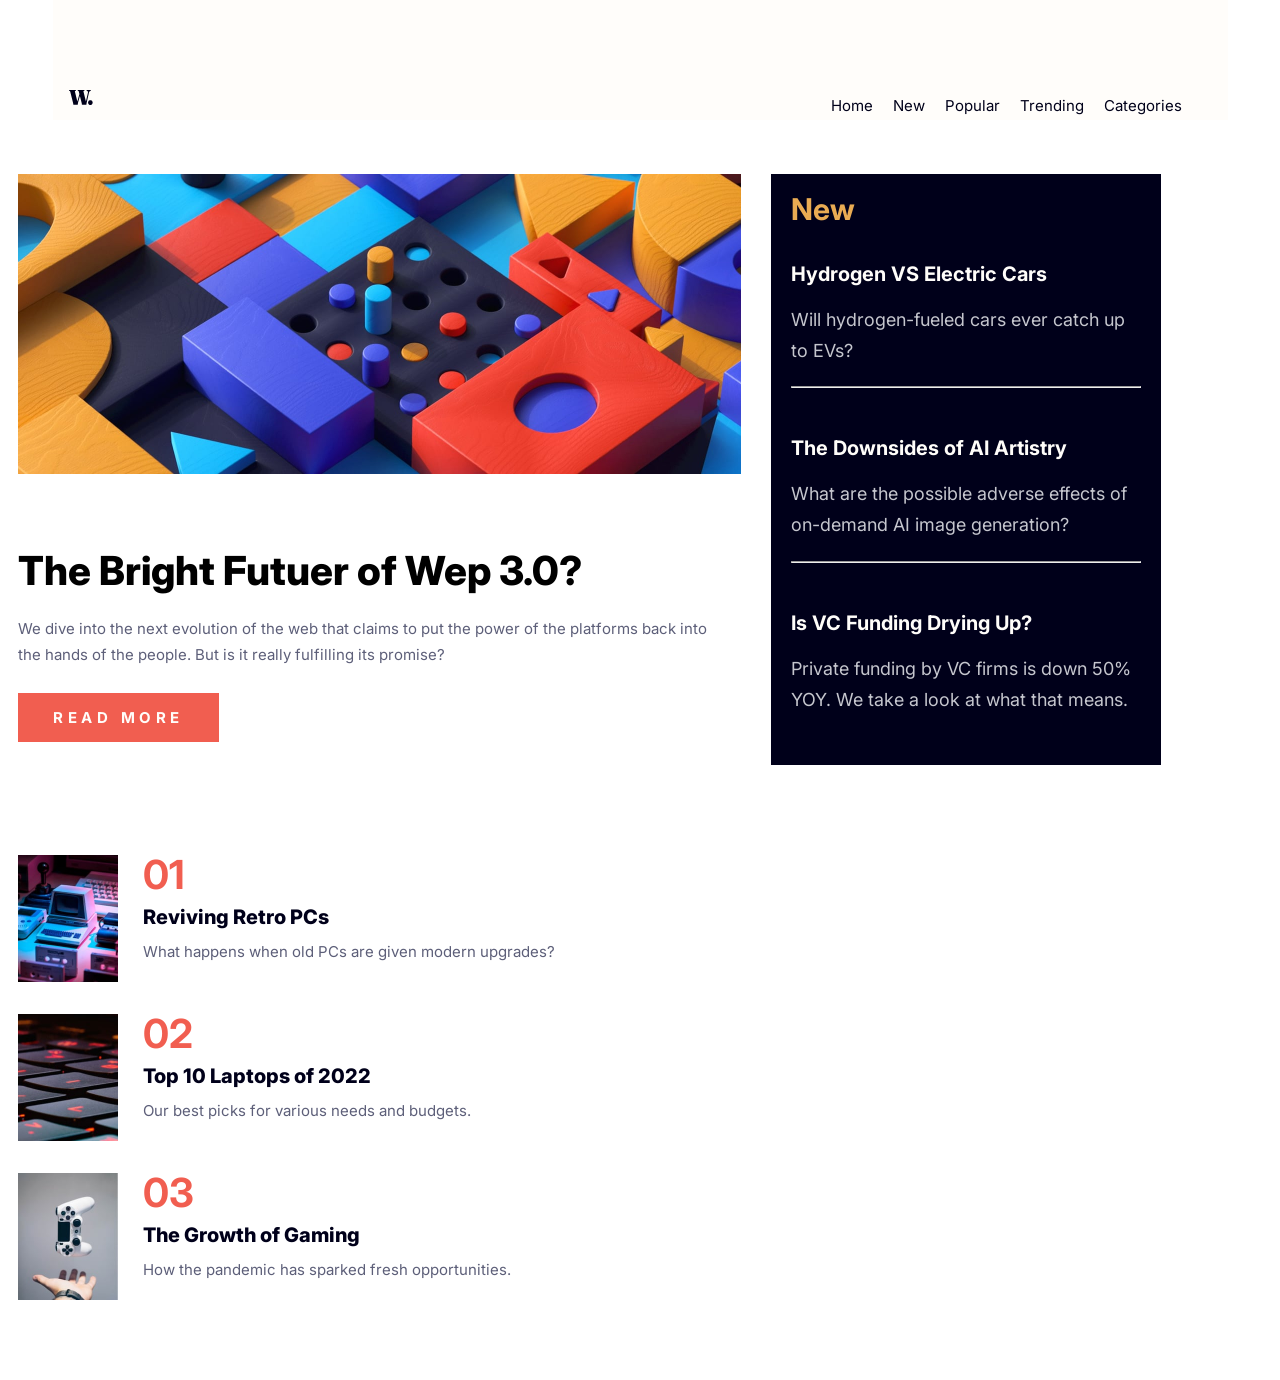
<file: index.html>
<!DOCTYPE html>
<html lang="en">
<head>
  <meta charset="UTF-8">
  <meta name="viewport" content="width=device-width, initial-scale=1.0"> <!-- displays site properly based on user's device -->

  <link rel="icon" type="image/png" sizes="32x32" href="./assets/images/favicon-32x32.png">
  <link rel="stylesheet" href="./style.css">
  <title>Frontend Mentor | News homepage</title>

  
  
</head>
<body>
<nav>
  <a href="#" class="logo">
    <img src="./assets/images/logo.svg" alt=" News homepage">
  </a>
  <div class="menu">
    <img src="./assets/images/icon-menu.svg" alt="" aria-hidden="true">
  </div>
  <div class="close hide">
    <img src="./assets/images/icon-menu-close.svg" alt="" aria-hidden="true">
  </div>
  <ul class="hide">
    <li><a href="#home">Home</a></li>
     <li><a href="#new">New</a></li>
      <li><a href="#popular">Popular</a></li>
       <li><a href="#trending">Trending</a></li>
        <li><a href="#categories">Categories</a></li>
  </ul>
</nav>
<main>
  <picture id="home">
    
<img src=".\assets\images\image-web-3-desktop.jpg" alt="Futuer of Wep 3.0"/>
<source 
    media="(min-width:376px;)"
    srcset=".\assets\images\image-web-3-mobile.jpg"/>
  </picture>
  <div class="news">
    <h1>The Bright Futuer of Wep 3.0?</h1>
    <div class="artical">
      <p>We dive into the next evolution of the web that claims to put the power of the platforms back into the hands of the people.
         But is it really fulfilling its promise?</p>
         <a href="#">READ MORE</a>
    </div>
  </div>
  <div id="new" class="new">
    <h2>New</h2>
    <div class="new-artical">
      <a href="#">Hydrogen VS Electric Cars</a>
      <p>Will hydrogen-fueled cars ever catch up to EVs?</p>
      <hr>
    </div>
     <div class="new-artical">
      <a href="#">The Downsides of AI Artistry</a>
      <p>What are the possible adverse effects of
         on-demand AI image generation?</p>
      <hr>
    </div>
     <div class="new-artical">
      <a href="#">Is VC Funding Drying Up?</a>
      <p>Private funding by VC firms is down 50% YOY.
         We take a look at what that means.</p>
      
    </div>
  </div>
  <div  id="populer" class="populer"> 
    <div class="populer-artical">
      <img src="./assets/images/image-retro-pcs.jpg"
       alt="Reviving Retro PCs"
       />
     <div class="contant">
       <h3>01</h3>
      <a href=""> Reviving Retro PCs</a>
      <p>What happens when old PCs are given modern upgrades?</p>
     </div>
    </div>
     <div class="populer-artical">
      <img src="./assets/images/image-top-laptops.jpg"
       alt="op 10 Laptops of 2022"/>
      <div class="contant">
        <h3>02</h3>
      <a href="">Top 10 Laptops of 2022</a>
      <p>Our best picks for various needs and budgets.</p>
    </div></div>
     <div class="populer-artical">
      <img src="./assets/images/image-gaming-growth.jpg"
       alt="The Growth of Gaming"
       />
     <div class="contant">
       <h3>03</h3>
      <a href="">The Growth of Gaming</a>
      <p>How the pandemic has sparked fresh opportunities.</p>
     </div>
    </div>
  </div>
</main>

  
 <script src="./script.js"></script> 
 <!-- <footer class="attribution">
    Challenge by <a href="https://www.frontendmentor.io?ref=challenge">Frontend Mentor</a>. 
    Coded by <a href="#">Your Name Here</a>.
  </footer>-->
</body>
</html>
</file>
<file: style.css>
@import url('https://fonts.googleapis.com/css2?family=Inter:ital,opsz,wght@0,14..32,100..900;1,14..32,100..900&display=swap');
:root{
    --Soft-orange: hsl(35, 77%, 62%);
    --Soft-red: hsl(5, 85%, 63%);
    --Off-white: hsl(36, 100%, 99%);
    --Grayish-blue: hsl(233, 8%, 79%);
--Dark-grayish-blue: hsl(236, 13%, 42%);
--Very-dark-blue: hsl(240, 100%, 5%);

font-size: 10px;
}  
html{
scroll-behavior: smooth;
}
*{
    padding: 0;
    margin: 0;
    line-height: 1em;
    box-sizing: border;
}
body{
    font-family: "Inter",sans-serif;
    font-size: 1.5rem;
    font-weight: 400;
    height: 100vh;
}
nav,main{
    max-width: 114.3rem;
    padding: 0 1.6;
    margin: 0 auto;

}
a{
    display: inline-block;
    text-decoration: none;
    transition: all 0.3s ease-in-out;
}
p{
    line-height:1.73em ;
}
nav{
    height: 8.4rem;
    padding: 2.8rem 1rem 1rem 1.6rem;
    display: flex;
    align-items: center;
justify-content: space-between;
position: fixed;
width: 100%;
top: 0;
background:var(--Off-white);
height: 8%;
}
nav .logo{
    height: 100%;


}
nav .logo img{
    height: 50%;

}
nav .menu{
display: inline-block;
height: 1.7rem;
cursor: pointer;
margin-bottom: 3rem;
margin-right: 3.4rem;
transition: all 0.3 ease-in-out;

}
nav .close{

display: inline-block;
height: 3.1rem;
position:absolute;
top: 2.8rem;
right: 1.6rem;
z-index: 99;
cursor: pointer;
transition: all 0.3 ease-in-out;
margin-bottom: 3rem;
margin-right: 3rem;}
nav ul{
    position: absolute;
top: 2.8rem;
margin-left: 15.6rem;
list-style: none;
background: var(--Off-white);
width: 22rem;
right: 0;
height: 100vh;
padding: 9rem 0 0 2.4rem;
display: flex;
flex-direction: column;
gap: 3rem;
transition: all 0.3s ease-in-out;
transform-origin: 100% 0%;
}

nav ul li  a{
    font-size: 1.8rem;
    color: var(--Very-dark-blue);


}
nav ul li a:hover{
    color: var(--Soft-red);
}

.hide{
    transform: scale(0);
}
main{
    margin-top: 6.8rem;
    margin-left: 1.8rem;
    
}
main picture{
    display: block;
    height: 30rem;
    overflow: hidden;
}
main picture img{
    height: 100%;
}
 .news h1{
    margin-top: 2.5rem;
    font-weight: 800;
    font-size: 4rem;
    margin-right: 4rem;

 }
 .news .artical p{

    margin-top: 2.5rem;
    font-weight: 400;
    font-size: 1.5rem;
    margin-right: 2rem;
    color: var(--Dark-grayish-blue);
 }
 .news .artical a{
    background-color: var(--Soft-red);
    letter-spacing: 0.3em;
    font-weight: 700;
    font-size: 1.5rem;
    margin-top: 2.5rem;
    padding: 1.7rem 3.5rem ;
    color: var(--Off-white);
    cursor: pointer;

 }
 .news .artical a:hover{
    background: var(--Very-dark-blue);
 }
 .new{
    background: var(--Very-dark-blue);
    margin-top: 6rem;
    padding: 2rem ;
    margin-right: 1.5rem;

 }
 .new h2{
color: var(--Soft-orange);
margin-bottom: 2rem;
font-weight: 700;
font-size: 3rem;
 }
 .new .new-artical{
    
    padding-bottom: 3rem;
    padding-top: 2rem;



 }
 .new .new-artical a{
    font-weight: 700;
    font-size: 2rem;
    padding-bottom: 2rem;
    color: var(--Off-white);

 }
 .new .new-artical a:hover{
    color: var(--Soft-orange);
 }
  .new .new-artical p{
color: var(--Grayish-blue);
    font-weight: 400;
    font-size: 1.8rem;
 }
 .new hr{
    margin-top: 2rem;
 }

 .populer{ 
    display: flex;
    flex-direction: column;
    
    margin-top: 6rem;
    gap: 3.2rem;
    padding-bottom: 8rem;
 }
 
    .populer .populer-artical {
  display: flex;

  gap: 2.5rem;
  
}
 .populer .populer-artical img{
  width: 10rem;
  height: auto;

 }

 .populer .populer-artical h3{
    font-weight: 700;
    font-size: 4rem;
    color: var(--Soft-red);
    margin-bottom:1.2rem ;

    

 }
 .populer .populer-artical a{
    
    color: var(--Very-dark-blue);
     font-weight: 800;
     font-size: 2rem;
     margin-bottom: 1.2rem;
     padding-right:0.5rem ;
     cursor:pointer;
 }

  .populer.populer-artical  a:hover{
    color: var(--Soft-red);
 }
 .populer-artical p{
    margin-right:2rem ;
    font-weight: 400;
    color: var(--Dark-grayish-blue);

 }

 @media screen and (min-width:580px) {
    nav .menu{
display: none;
    }
    nav .close{
display: none;
    }
    nav ul{
      
     transform: scale(1) !important;
     position: static;
     height: auto;
     width: auto;
     margin: 0;
     padding: 0;
     flex-direction: row;
     gap: 2rem;  
     margin-right: 3rem; 
    }
    nav ul li a{
        font-size: 1.5rem;
    }
   
 }
 @media screen and ( min-width:762px){
    nav{
        height: 3rem;
        padding: 9rem 1.6rem 0;
        position: initial;
    }
    main{
        margin-top: 5.4rem;
        display: grid;
        grid-template-columns: minmax(350px,730px) auto;
        grid-template-rows: repeat(3,max-content);
        gap: 3rem;
        grid-template-areas:
         "picture new"
         " news new"
         "populer populer"
        ;
    }
    picture{
        grid-area: picture;
    }
    .news{
        grid-area: news;
    }
    .new{
grid-area: new;
margin: 0;
max-width: 35rem;
    }
    .populer{
grid-area: populer;
    }
 }
 @media screen and (min-width:1440px){
    .news{
        display: flex;
        gap: 3rem;
    }
    .news h1{
        font-size: 4.6rem;
        margin-top: 0.3rem;

    }
    .news .artical p{
margin-top: 0;
line-height: 1.6rem;

    }
    .news .artical a{
        margin-top: 3.6rem;
    }
    .new{
        padding: 3.2rem 2.4rem;

    }
    .new h2{
        font-size: 4rem;
        margin-bottom: 3.6rem;

    }
    .artical{
        margin-top: 4rem;
        padding-left: 10.5rem;
    }
    .populer{
        display: flex;
        flex-direction: row;
        gap: 3rem;
        margin-top: 1.2rem;
        margin-right: 5rem;
    }
    .populer .populer-artical{
        max-width: 35rem;
    }
    nav{
        margin: 1rem;
    }
    body{
        margin-left: 15rem;
    }
    nav .logo{
        width: 100%;
        height: auto;
    }
 }
 @media  screen and (max-width:450px) {
    main picture{
width: 96%;
    }
    
 }
</file>
